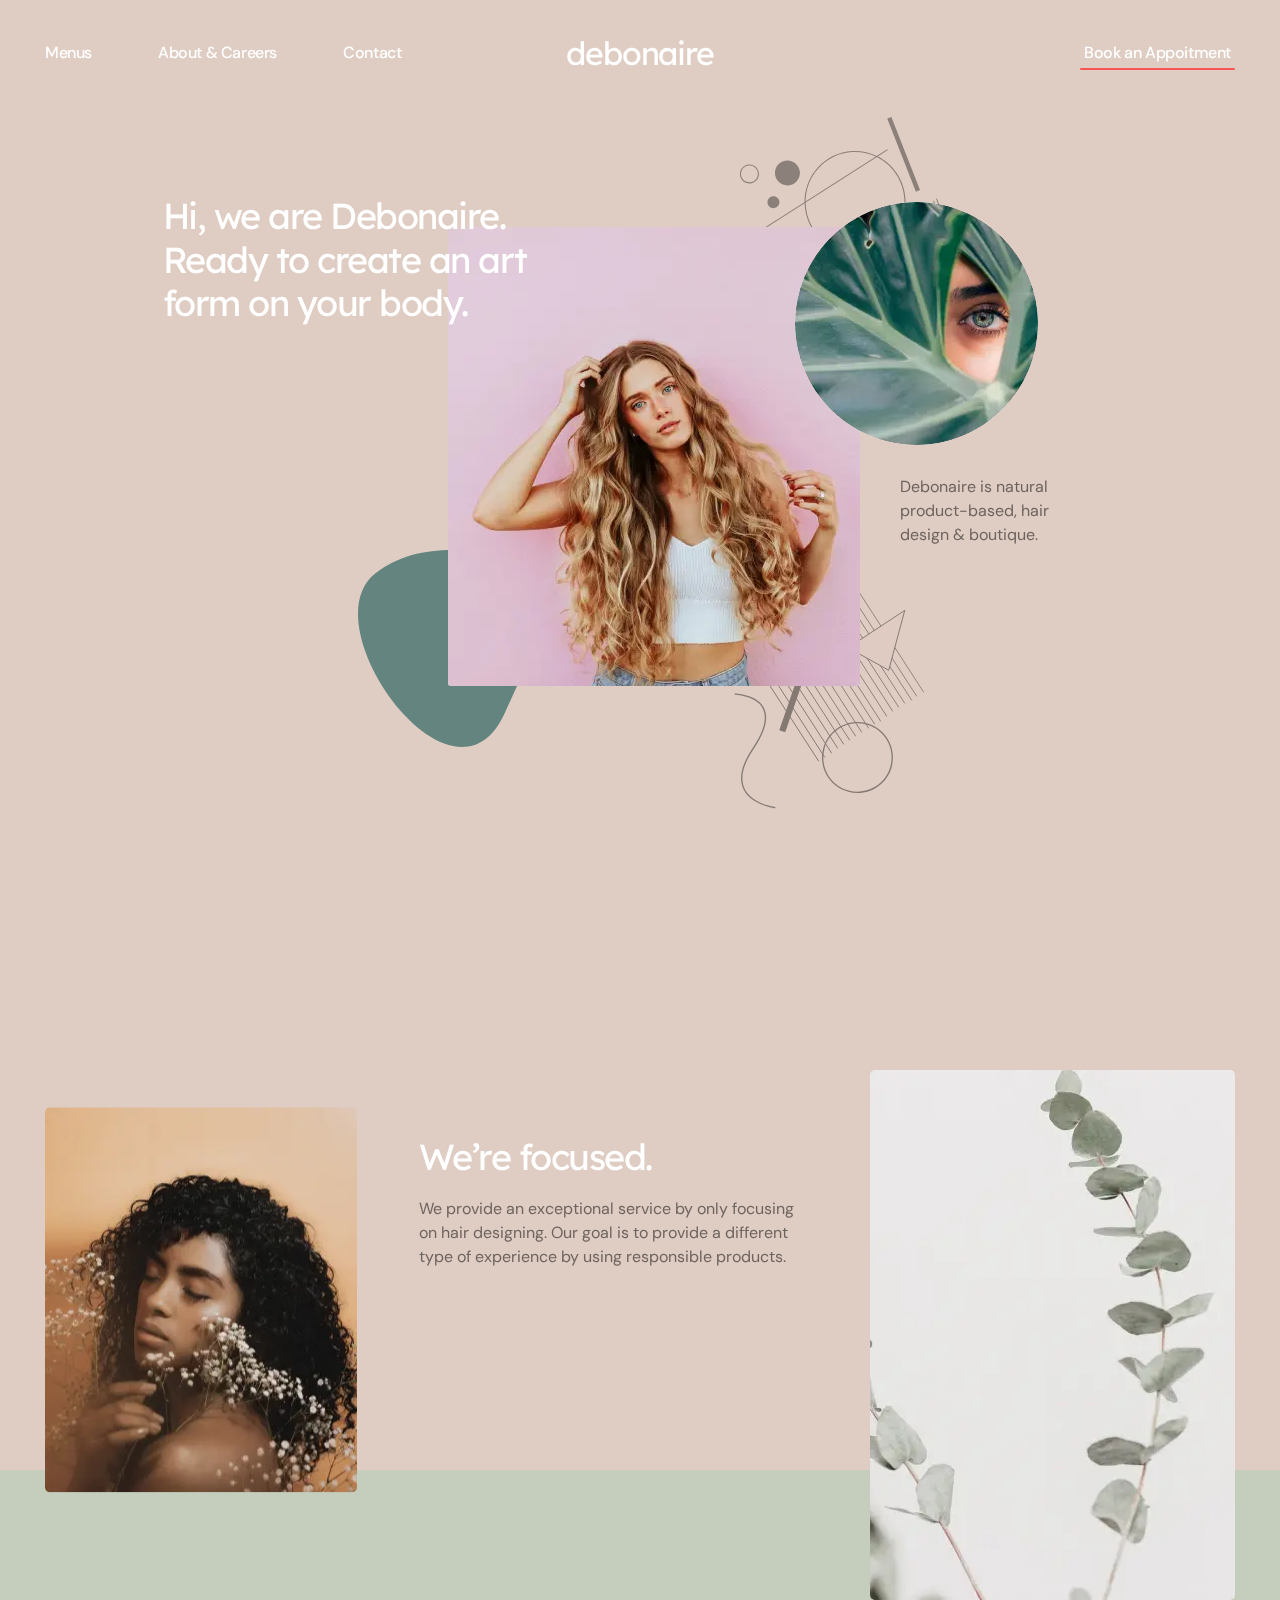
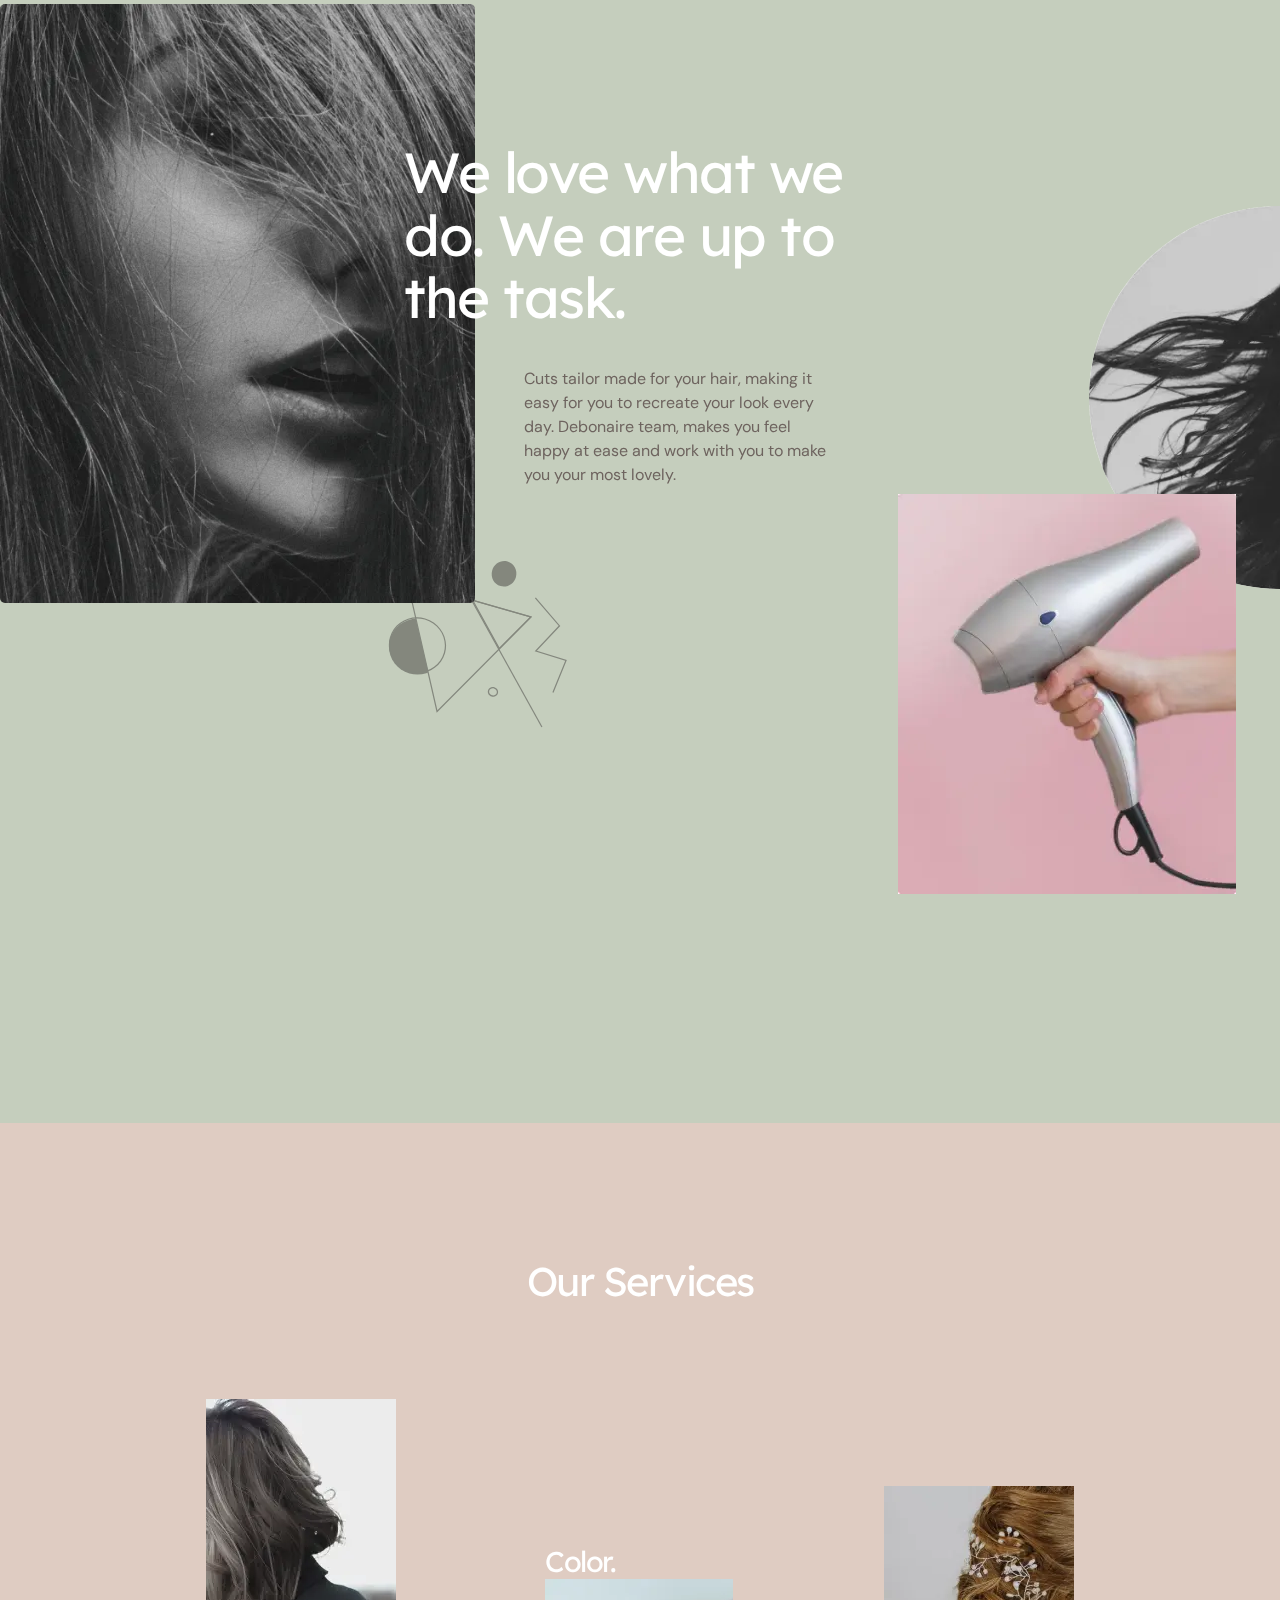
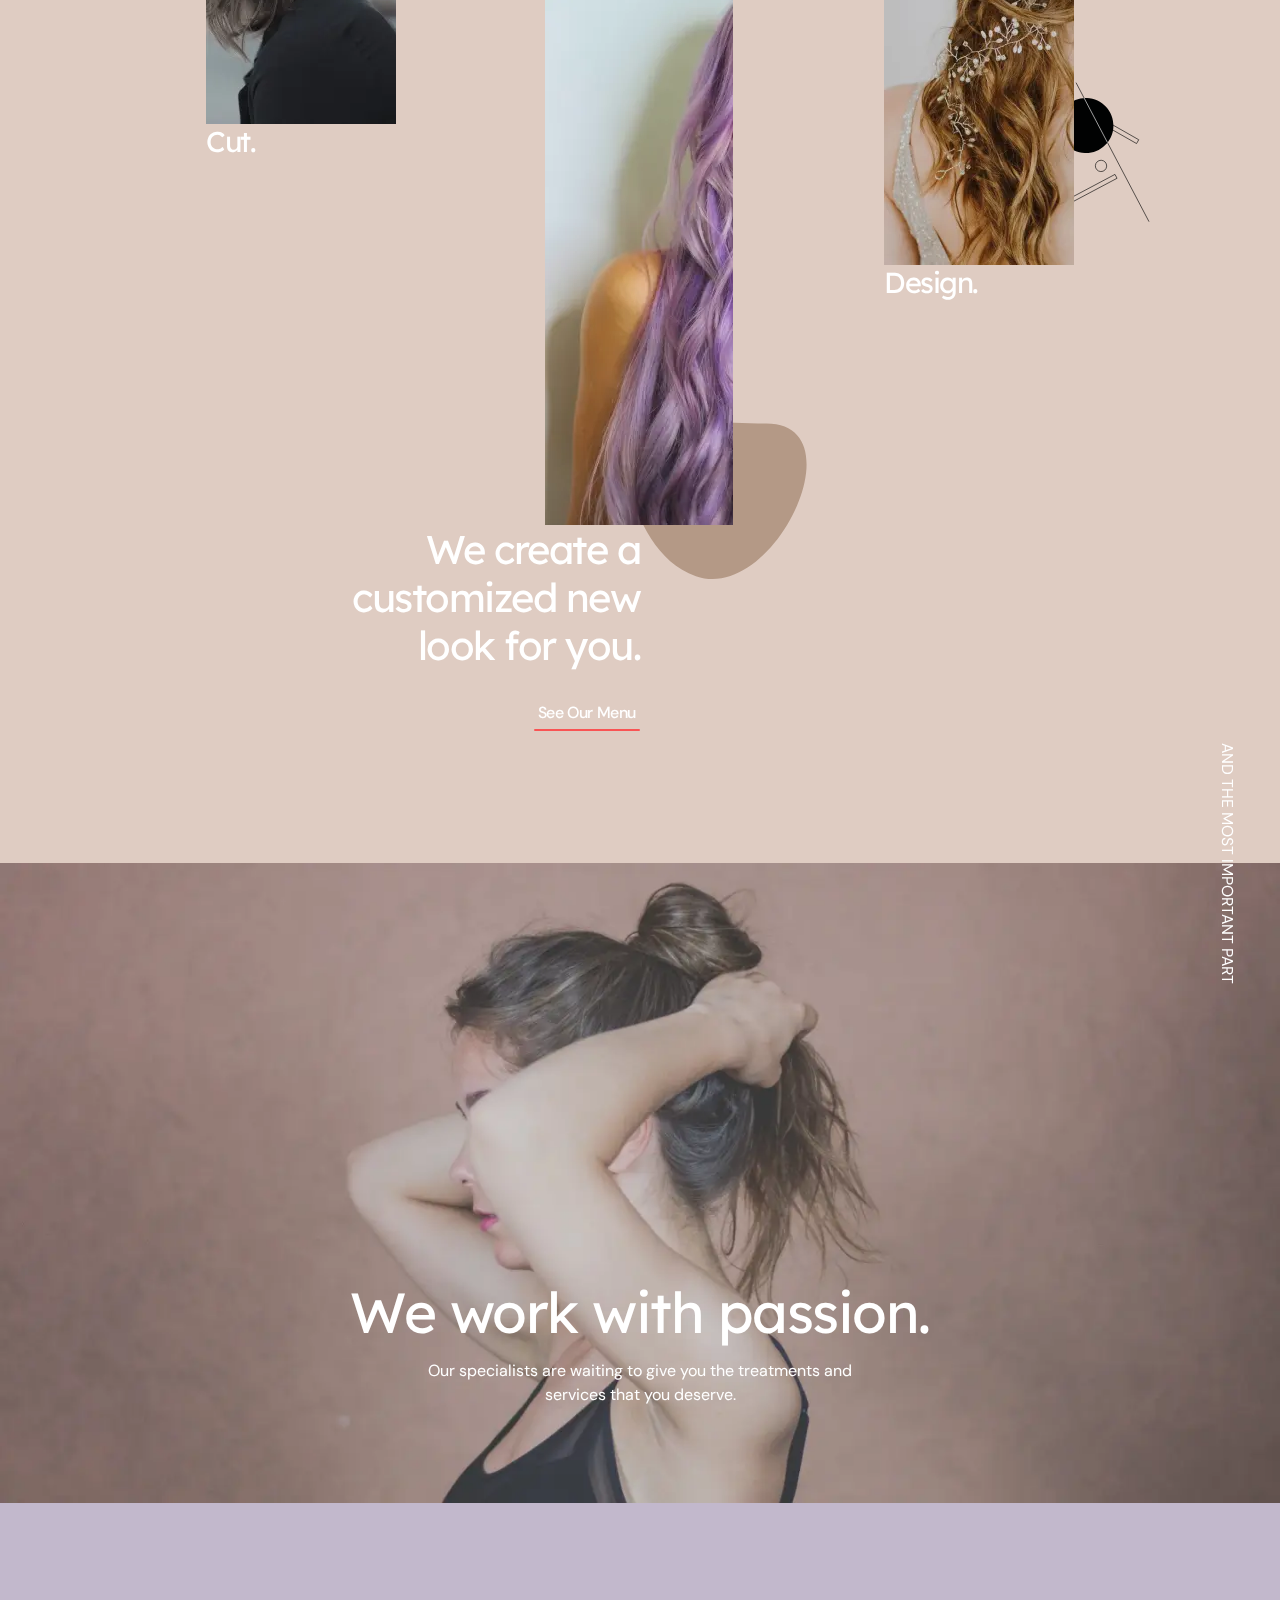
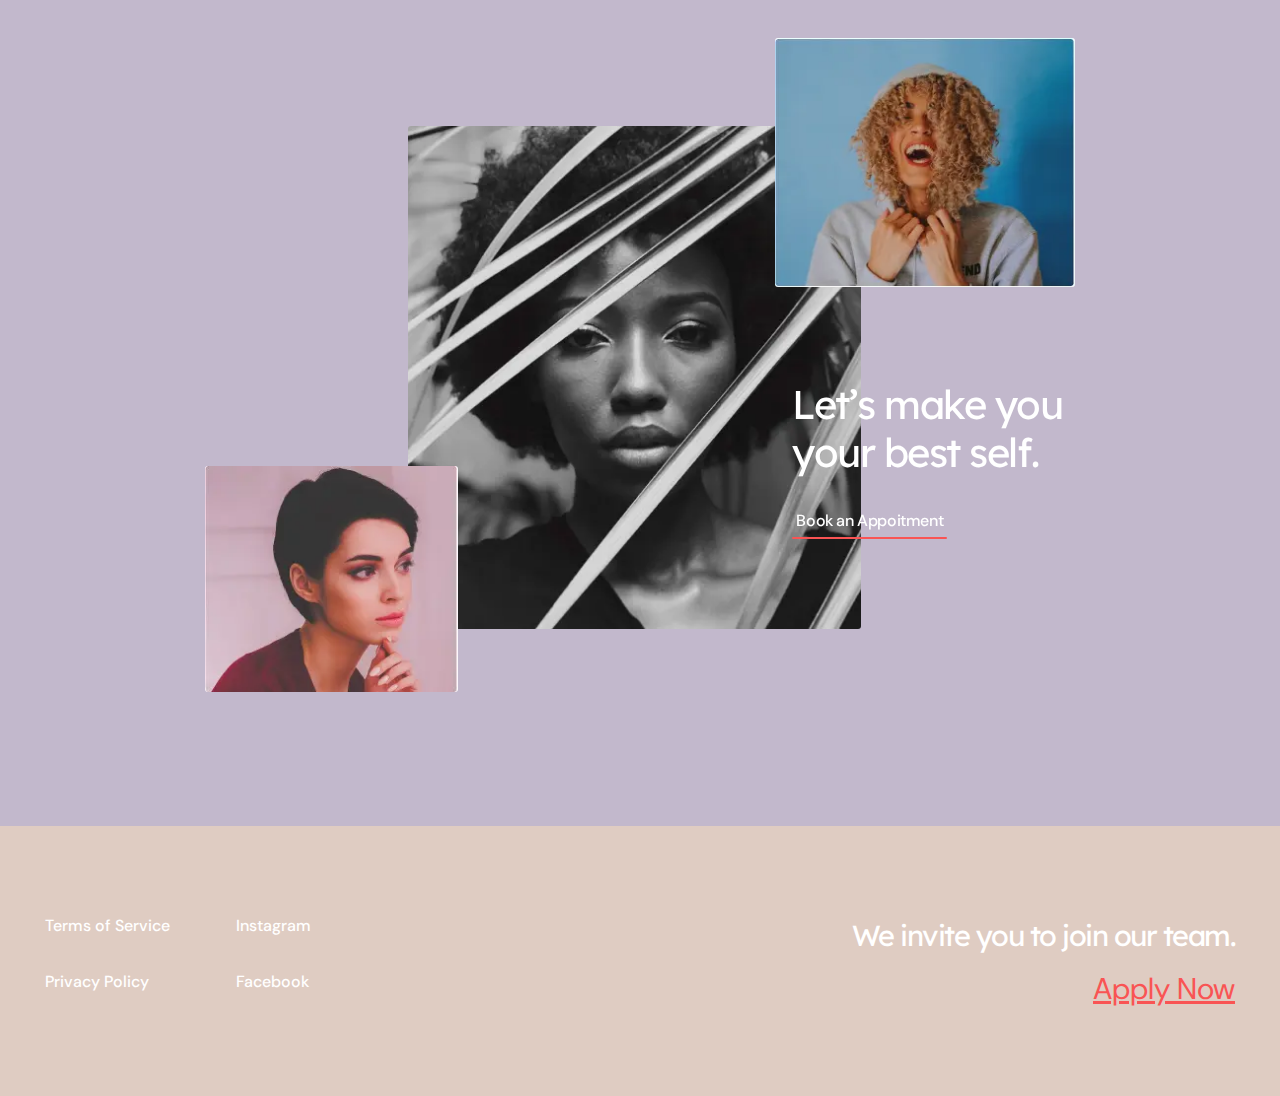
<file: index.html>
<!DOCTYPE html>
<html lang="en">

<head>
	<title>HomePage</title>
	<meta charset="UTF-8">
	<meta name="format-detection" content="telephone=no">
	<style>
		body {
			opacity: 0;
		}
	</style>
	<link rel="stylesheet" href="css/style.min.css?_v=20241106235249">
	<!-- <meta name="robots" content="noindex, nofollow"> -->
	<meta name="viewport" content="width=device-width, initial-scale=1.0">
</head>

<body>
	<div class="wrapper">
		<header class="header">
			<div class="header__container">
				<div class="header__menu menu">
					<button type="button" class="menu__icon icon-menu"><span></span></button>
					<nav class="menu__body">
						<ul class="menu__list">
							<li class="menu__item"><a href="#" class="menu__link">Menus</a></li>
							<li class="menu__item"><a href="#" class="menu__link">About & Careers</a></li>
							<li class="menu__item"><a href="#" class="menu__link">Contact</a></li>
						</ul>
					</nav>
				</div>
				<a href="#" class="header__logo">debonaire</a>
				<a href="#" class="header__book book"><span>Book an Appoitment</span></a>
			</div>
		</header>
		<main class="page">
			<section data-prlx-parent data-watch class="page__hero hero">
				<div class="hero__container">
					<div class="hero__body">
						<div data-prlx class="hero__title-item">
							<h1 class="hero__title title">
								Hi, we are Debonaire. Ready to create an art form on your body.
							</h1>
						</div>
						<div class="hero__media">
							<div data-prlx class="hero__figure-item">
								<img class="hero__figure" src="img/hero/figure.svg" alt="Image">
							</div>
							<div data-prlx data-coefficient="2" class="hero__main-image-item">
								<img class="hero__main-image" src="img/hero/main-image.webp" alt="Image">
							</div>
							<div data-prlx class="hero__deco-item hero__deco-item--one">
								<img class="hero__deco" src="img/hero/deco-01.svg" alt="Image">
							</div>
							<div data-prlx class="hero__deco-item hero__deco-item--two">
								<img class="hero__deco" src="img/hero/deco-02.svg" alt="Image">
							</div>
						</div>


						<div class="hero__content">
							<div data-prlx class="hero__circle-image-item">
								<img class="hero__circle-image" src="img/hero/circle-image.webp" alt="Image">
							</div>
							<div data-prlx class="hero__text-item">
								<div class="hero__text text">
									<p>Debonaire is natural product-based, hair design & boutique.</p>
								</div>
							</div>
						</div>
					</div>
				</div>
			</section>
			<section data-prlx-parent class="page__focused focused">
				<div class="focused__container">
					<div class="focused__content">
						<div data-prlx-parent class="focused__picture focused__picture--start">
							<img data-coefficient="3" data-prlx class="focused__image" src="img/focused/image-01.webp" alt="Image">
							<div data-watch class="focused__decor-item focused__decor-item--start">
								<svg data-prlx class="focused__decor-value" viewBox="0 0 348 344" fill="none" xmlns="http://www.w3.org/2000/svg">
									<path fill-rule="evenodd" clip-rule="evenodd" d="M8.22962 141.135C70.9002 -46.7917 189.79 -29.1891 219.282 96.5556C248.774 222.3 373.654 190.519 341.858 294.615C310.062 398.712 -54.441 329.061 8.22962 141.135Z" stroke="#E8E8E6" stroke-width="2" />
								</svg>
							</div>
						</div>
						<div data-prlx-parent class="focused__body">
							<h2 data-prlx class="focused__title title">We’re focused.</h2>
							<div data-prlx class="focused__text text">
								<p>
									We provide an exceptional service by only focusing on hair designing. Our goal is to provide a
									different type of experience by using responsible products.
								</p>
							</div>
						</div>
						<div data-prlx-parent class="focused__picture focused__picture--end">
							<img data-coefficient="2" data-prlx class="focused__image" src="img/focused/image-02.webp" alt="Image">
							<div data-watch class="focused__decor-item focused__decor-item--end">
								<svg data-prlx class="focused__decor-value" viewBox="0 0 494 371" fill="none" xmlns="http://www.w3.org/2000/svg">
									<path fill-rule="evenodd" clip-rule="evenodd" d="M488.184 36.1618C472.569 -8.22165 400.348 -26.0372 338.863 77.4611C277.377 180.96 108.585 105.633 19.2604 180.96C-70.0643 256.286 189.541 469.095 338.863 315.789C488.184 162.484 503.8 80.5453 488.184 36.1618Z" stroke="#E8E8E6" stroke-width="2" />
								</svg>
							</div>
						</div>
					</div>
				</div>
			</section>
			<section class="page__love love">
				<div class="love__content">
					<div data-prlx-parent class="love__picture">
						<img data-prlx data-coefficient="2" class="love__image" src="img/love/image-01.webp" alt="Image">
						<div class="love__decor-picture">
							<img data-prlx class="love__item-decor-picture" src="img/love/deco-02.svg" alt="Image">
						</div>
					</div>
					<div data-prlx-parent class="love__body">
						<h2 data-prlx class="love__title title title--big">
							We love what we do. We are up to the task.
						</h2>
						<div data-prlx class="love__text text">
							<p>Cuts tailor made for your hair, making it easy for you to recreate your look every day. Debonaire team,
								makes you feel happy at ease and work with you to make you your most lovely.</p>
						</div>
					</div>
					<div data-prlx-parent class="love__decor decor-love">
						<div class="decor-love__body">
							<div data-prlx data-coefficient="2.5" class="decor-love__line-item">
								<svg data-watch class="decor-love__line" viewBox="0 0 525 531" fill="none" xmlns="http://www.w3.org/2000/svg">
									<path fill-rule="evenodd" clip-rule="evenodd" d="M522.939 318.288C513.011 82.4158 169.018 -117.959 33.3202 85.9218C-102.378 289.803 234.141 211.383 284.888 407.672C335.635 603.961 532.867 554.161 522.939 318.288Z" stroke="#E6E6E6" stroke-width="2" />
								</svg>
							</div>
							<div class="decor-love__hair-item">
								<img data-prlx data-coefficient="1.8" class="decor-love__hair" src="img/love/image-003.webp" alt="Image">
							</div>
							<div class="decor-love__dryer-item">
								<img data-prlx data-coefficient="1.3" class="decor-love__dryer" src="img/love/image-02.webp" alt="Image">
							</div>
						</div>
					</div>
				</div>
			</section>
			<section data-prlx-parent class="page__services services">
				<div class="services__container">
					<h2 data-prlx class="services__title title">Our Services</h2>
					<div class="services__body">
						<div class="services__items">

							<article class="services__item item-service">
								<a href="#" class="item-service__link">
									<img data-prlx data-coefficient="2" class="item-service__image" src="img/services/image-01.webp" alt="Image">
									<h5 data-prlx class="item-service__name title title--min">Cut.</h5>
								</a>
							</article>

							<article class="services__item item-service">
								<a href="#" class="item-service__link">
									<h5 data-prlx class="item-service__name title title--min">Color.</h5>
									<img data-prlx data-coefficient="2" class="item-service__image" src="img/services/image-02.webp" alt="Image">
								</a>
								<div class="item-service__figure-item">
									<img data-prlx src="img/services/deco-02.svg" class="item-service__figure" alt="Image">
								</div>
							</article>


							<article class="services__item item-service">
								<a href="#" class="item-service__link">
									<img data-prlx data-coefficient="2" class="item-service__image" src="img/services/image-03.webp" alt="Image">
									<h5 data-prlx class="item-service__name title title--min">Design.</h5>
								</a>
								<div class="item-service__deco-item">
									<img data-prlx src="img/services/deco-01.svg" class="item-service__deco" alt="Image">
								</div>
							</article>
						</div>
						<div data-prlx class="services__content content-services">
							<h4 class="content-services__title title">
								We create a customized new look for you.
							</h4>
							<a href="#" class="content-services__link book"><span>See Our Menu</span></a>
						</div>
					</div>
				</div>
			</section>
			<section data-prlx-parent class="page__passion passion">
				<div class="passion__container">
					<div data-prlx class="passion__content">
						<h2 class="passion__title title title--big">We work with passion.</h2>
						<div class="passion__text text">
							<p>
								Our specialists are waiting to give you the treatments and services that you deserve.
							</p>
						</div>
					</div>
					<div class="passion__important-item">
						<div data-prlx class="passion__important">AND THE MOST IMPORTANT PART </div>
					</div>
				</div>
				<div class="passion__image-item">
					<img class="passion__image ibg" src="img/passion/image.webp" alt="Image">
				</div>
			</section>
			<section data-prlx-parent class="page__best best">
				<div class="best__container">
					<div class="best__content">
						<div class="best__item item-best">
							<img data-prlx data-coefficient="2" class="item-best__image" src="img/best/image-01.webp" alt="Image">
						</div>
						<div data-prlx class="best__item item-best">
							<img class="item-best__image" src="img/best/image-02.webp" alt="Image">
							<div data-watch class="item-best__deco-item">
								<img class="item-best__deco" src="img/best/deco.svg" alt="Image">
							</div>
							<div data-watch class="item-best__figure-item">
								<img class="item-best__figure" src="img/best/figure.svg" alt="Image">
							</div>
						</div>
						<div class="best__item item-best">
							<img data-prlx data-coefficient="2" class="item-best__image" src="img/best/image-03.webp" alt="Image">
							<div data-prlx data-coefficient="1.5" class="item-best__body">
								<h2 class="item-best__title title">Let’s make you your best self.</h2>
								<a href="#" class="item-best__link book"><span>Book an Appoitment</span></a>
							</div>
						</div>
					</div>
				</div>
			</section>

		</main>
		<footer class="footer">
			<div class="footer__container">
				<div class="footer__content">
					<ul class="footer__menu  footer-menu">
						<li class="footer-menu__item">
							<a href="#" target="_blank" class="footer-menu__link">Terms of Service</a>
						</li>
						<li class="footer-menu__item">
							<a href="#" target="_blank" class="footer-menu__link">Privacy Policy</a>
						</li>
						<li class="footer-menu__item">
							<a href="#" target="_blank" class="footer-menu__link">Instagram</a>
						</li>
						<li class="footer-menu__item">
							<a href="#" target="_blank" class="footer-menu__link">Facebook</a>
						</li>
					</ul>
					<div class="footer__invite invite">
						<div class="invite__title title title--min">We invite you to join our team.</div>
						<a href="#" class="invite__link ">Apply Now</a>
					</div>
				</div>
			</div>
		</footer>
	</div>
	<script src="js/app.min.js?_v=20241106235249"></script>
</body>

</html>
</file>
<file: css/style.min.css>
@import url(https://fonts.googleapis.com/css?family=Lexend+Deca:regular&display=swap);@import url(https://fonts.googleapis.com/css?family=DM+Sans:regular,500,700&display=swap);*{padding:0;margin:0;border:0}*,*::after,*::before{box-sizing:border-box}*::after,*::before{display:inline-block}body,html{height:100%;min-width:320px}body{color:#6e645f;line-height:1;font-family:"DM Sans";-ms-text-size-adjust:100%;-moz-text-size-adjust:100%;-webkit-text-size-adjust:100%;-webkit-font-smoothing:antialiased;-moz-osx-font-smoothing:grayscale}button,input,textarea{font-family:"DM Sans";font-size:inherit;line-height:inherit;color:inherit;background-color:rgba(0,0,0,0)}input,textarea{width:100%}label{display:inline-block}button,option,select{cursor:pointer}a{display:inline-block;color:inherit;text-decoration:none}ul li{list-style:none}img{vertical-align:top}h1,h2,h3,h4,h5,h6{font-weight:inherit;font-size:inherit}body{background-color:#dfccc2}.lock body{overflow:hidden;touch-action:none;-ms-scroll-chaining:none;overscroll-behavior:none}.loaded body{transition:opacity .3s;opacity:1}.wrapper{min-height:100%;display:flex;flex-direction:column;overflow:hidden}@supports (overflow:clip){.wrapper{overflow:clip}}.wrapper>main{flex:1 1 auto}.wrapper>*{min-width:0}[class*="--gc"]{display:grid;min-width:0;grid-template-columns:3.125rem 1fr minmax(auto,0) 1fr 3.125rem}[class*="--gc"]>*{min-width:0;grid-column:3/4}.icon-menu{display:none}.ibg{width:100%;height:100%;-o-object-fit:cover;object-fit:cover}.ibg--top{-o-object-position:top;object-position:top}.ibg--bottom{-o-object-position:bottom;object-position:bottom}.ibg--left{-o-object-position:left;object-position:left}.ibg--right{-o-object-position:right;object-position:right}.ibg--contain{-o-object-fit:contain;object-fit:contain}.title{color:#fff;font-family:"Lexend Deca";font-size:2.25rem;font-style:normal;line-height:120%;letter-spacing:-.09375rem;transition:all .3s}.title--middle{line-height:1.1}.title--big{line-height:1.1}.text{display:inline-block;line-height:1.5}.book{letter-spacing:-.025rem;color:#fff;font-weight:500;position:relative;padding-top:.3125rem;padding-bottom:.3125rem;padding-left:.25rem;padding-right:.25rem;line-height:1.31}.book span{position:relative;z-index:2}.book::after{content:"";border-radius:.9375rem;position:absolute;top:100%;left:0;background-color:#f95454;height:.125rem;width:100%;transition:all .3s}.header{position:fixed;width:100%;top:0;left:0;z-index:50;background-color:rgba(223,204,194,.4)}.header__container{display:grid;grid-template-columns:1fr auto 1fr;-webkit-column-gap:.9375rem;-moz-column-gap:.9375rem;column-gap:.9375rem;align-items:center;transition:all .3s;padding-top:2.3125rem;padding-bottom:2.3125rem}.header__menu{justify-self:start}.header__logo{color:#fff;transition:color .3s;font-family:"Lexend Deca";font-size:2rem;letter-spacing:-.075rem;position:relative;z-index:5}.header__book{justify-self:end;transition:color .3s}.menu__list{display:flex;align-items:center;flex-wrap:wrap;row-gap:.1875rem}.menu__link{color:#fff;font-weight:500;letter-spacing:-.025rem;transition:color .3s;line-height:131%}.footer__content{display:flex;justify-content:space-between;gap:2.5rem;align-items:flex-start;max-width:77.5rem;margin:0 auto}.footer-menu{display:grid;grid-template-columns:repeat(2,1fr);grid-template-rows:repeat(2,1fr);grid-auto-flow:column;row-gap:2.5rem}.footer-menu__link{font-weight:500;color:#fff}.invite__title:not(:last-child){margin-bottom:1.375rem}.invite__link{color:#f95454;font-size:1.875rem;text-decoration:underline}.hero{padding-top:4.0625rem;padding-bottom:4.0625rem;min-height:100svh;display:flex;align-items:center}.hero__container{flex-grow:1}.hero__body{max-width:59.6875rem;margin:0 auto;position:relative}.hero__title-item{position:relative;z-index:3}.hero__title{opacity:0;-webkit-transform:translate(0,20%);transform:translate(0,20%)}._watcher-view .hero__title{-webkit-transform:translate(0,0);transform:translate(0,0);transition:opacity 1s .5s,-webkit-transform 1s .5s;transition:transform 1s .5s,opacity 1s .5s;transition:transform 1s .5s,opacity 1s .5s,-webkit-transform 1s .5s;opacity:1}.hero__media{position:relative}.hero__main-image-item{position:relative;z-index:2}.hero__main-image{aspect-ratio:412/459;width:100%;height:100%;-o-object-fit:cover;object-fit:cover;border-radius:.16875rem;opacity:0;-webkit-transform:translate(0,5%);transform:translate(0,5%)}._watcher-view .hero__main-image{-webkit-transform:translate(0,0);transform:translate(0,0);transition:all 1s .1s;opacity:1}.hero__content{padding-top:.5rem}.hero__circle-image-item{position:relative;z-index:3}.hero__circle-image{aspect-ratio:243/243;width:100%;height:100%;max-width:15.1875rem;-o-object-fit:cover;object-fit:cover;border-radius:50%;overflow:hidden}.hero__deco-item{position:absolute}.hero__deco-item--one{max-width:56.553398%;aspect-ratio:233/195;top:-16.557734%;right:-26.699029%}.hero__deco-item--one .hero__deco{-webkit-transform-origin:left bottom;transform-origin:left bottom;-webkit-transform:scale(0) rotate(-20deg);transform:scale(0) rotate(-20deg)}._watcher-view .hero__deco-item--one .hero__deco{-webkit-transform:scale(1) rotate(0);transform:scale(1) rotate(0);transition:all 1.5s 1s}.hero__deco-item--two{max-width:58.009709%;aspect-ratio:239/278;bottom:-31.154684%;right:-21.116505%}.hero__deco-item--two .hero__deco{-webkit-transform-origin:0 0;transform-origin:0 0;-webkit-transform:scale(0) rotate(-20deg);transform:scale(0) rotate(-20deg)}._watcher-view .hero__deco-item--two .hero__deco{-webkit-transform:scale(1) rotate(0);transform:scale(1) rotate(0);transition:all 1.5s 1s}.hero__deco{width:100%;height:100%;-webkit-transform:scale(0);transform:scale(0)}.hero__figure-item{position:absolute;aspect-ratio:197/197;max-width:47.815534%;bottom:-12.418301%;left:-21.84466%}.hero__figure{-webkit-transform-origin:top right;transform-origin:top right;-webkit-transform:scale(0) rotate(-20deg);transform:scale(0) rotate(-20deg)}._watcher-view .hero__figure{-webkit-transform:scale(1) rotate(0);transform:scale(1) rotate(0);transition:all 1.5s 1s}.hero__text{opacity:0;-webkit-transform:translate(-100%,0);transform:translate(-100%,0)}._watcher-view .hero__text{-webkit-transform:translate(0,0);transform:translate(0,0);transition:all 1s .7s;opacity:1}.focused{position:relative;padding-bottom:2.5rem}.focused__content{position:relative;max-width:77.5rem;margin:0 auto;display:flex;align-items:start;justify-content:space-between;row-gap:3.125rem}.focused__picture{position:relative;width:100%}.focused__image{border-radius:.3125rem;width:100%;position:relative;z-index:2}.focused__body{position:relative;z-index:2}.focused__text>p:not(:last-child){margin-bottom:.625rem}.focused__decor-items{position:absolute;width:100%;height:100%;left:0;top:0}.focused__decor-item{position:absolute;stroke-dasharray:1500;stroke-dashoffset:1500}.focused__decor-item._watcher-view{transition:all 2s linear .1s;stroke-dashoffset:0}.focused__decor-item--start{left:0;bottom:0;-webkit-transform:translate(-47.976879%,31.578947%);transform:translate(-47.976879%,31.578947%);width:110.897436%;aspect-ratio:346/342}.focused__decor-item--end{left:0;top:0;-webkit-transform:translate(-66.260163%,21.95122%);transform:translate(-66.260163%,21.95122%);width:134.794521%;aspect-ratio:492/369}.focused__decor-value{width:100%;height:100%}.love{background-color:#c5cebd}.love__content{max-width:90rem;margin:0 auto;display:flex;align-items:flex-start}.love__picture{position:relative}.love__image{position:relative;z-index:2;max-width:100%;border-radius:.3125rem}.love__decor-picture{position:absolute;bottom:0;right:0;max-width:13.9375rem;aspect-ratio:223/234;-webkit-transform:translate(53.811659%,61.538462%);transform:translate(53.811659%,61.538462%)}.love__item-decor-picture{width:100%;height:100%}.love__body{position:relative;z-index:5}.decor-love{display:none;position:relative}.decor-love__body{position:relative}.decor-love__line-item{position:absolute;left:0;top:0;width:134.615385%;aspect-ratio:525/531}.decor-love__line{width:100%;height:100%;stroke-dasharray:1800;stroke-dashoffset:1800}.decor-love__line._watcher-view{transition:all 1.5s linear .1s;stroke-dashoffset:0}.decor-love__hair-item{-webkit-transform:translate(50%,0);transform:translate(50%,0)}.decor-love__hair{width:100%;border-radius:50%}.decor-love__dryer-item{-webkit-transform:translate(0,-23.75%);transform:translate(0,-23.75%)}.decor-love__dryer{max-width:100%}.services__title{text-align:center}.services__body{position:relative;max-width:54.25rem;margin:0 auto;display:grid}.services__items{display:flex;justify-content:space-between;gap:1.25rem;align-items:flex-start}.services__item:nth-child(2){padding-top:9.0625rem}.services__item:nth-child(3){padding-top:5.4375rem}.item-service{flex-basis:11.875rem;flex-grow:0;flex-shrink:1;position:relative}.item-service__link{position:relative;z-index:2}.item-service__image{transition:-webkit-transform .3s;transition:transform .3s;transition:transform .3s,-webkit-transform .3s;width:100%}.item-service__name{position:relative;z-index:3}.item-service__title:not(:last-child){margin-bottom:2rem}.item-service__figure-item{max-width:13.6875rem;aspect-ratio:219/203;position:absolute;right:0;bottom:0;-webkit-transform:translate(37.899543%,31.034483%);transform:translate(37.899543%,31.034483%)}.item-service__figure{width:100%;height:100%}.item-service__deco-item{max-width:14.0625rem;aspect-ratio:225/178;position:absolute;right:0;bottom:0;-webkit-transform:translate(70%,-55.05618%);transform:translate(70%,-55.05618%)}.item-service__deco{width:100%;height:100%}.content-services{z-index:5;position:relative}.passion{position:relative}.passion__container{position:relative;aspect-ratio:1440/720;display:flex;align-items:flex-end;justify-content:center}.passion__content{text-align:center;position:relative;z-index:2;flex-basis:40.625rem}.passion__title:not(:last-child){margin-bottom:1rem}.passion__text{color:#fff;max-width:28.125rem}.passion__image-item{position:absolute;width:100%;height:100%;top:0;left:0}.passion__important-item{position:absolute;-webkit-writing-mode:vertical-lr;-ms-writing-mode:tb-lr;writing-mode:vertical-lr;-webkit-transform:translate(0,-50%);transform:translate(0,-50%);top:0;z-index:2}.passion__important{color:#fff}.best{background-color:#c2b8cc}.best__content{display:flex;justify-content:space-between;max-width:54.375rem;margin:0 auto}.best__item{position:relative;z-index:2}.best__item:nth-child(2){flex-grow:1;position:relative;z-index:1;margin:0 -5.375rem 0 -3.125rem}.item-best__image{max-width:100%;border-radius:.1875rem;position:relative;z-index:2}.item-best__deco-item{position:absolute;top:0;left:0;max-width:16.75rem;aspect-ratio:268/254;-webkit-transform:scale(0) translate(-80.970149%,65.748031%);transform:scale(0) translate(-80.970149%,65.748031%);-webkit-transform-origin:bottom right;transform-origin:bottom right;transition:-webkit-transform .8s;transition:transform .8s;transition:transform .8s,-webkit-transform .8s}.item-best__deco-item._watcher-view{-webkit-transform:scale(1) translate(-80.970149%,65.748031%);transform:scale(1) translate(-80.970149%,65.748031%)}.item-best__deco{width:100%;height:100%}.item-best__figure-item{position:absolute;top:0;right:0;aspect-ratio:236/223;max-width:14.75rem;-webkit-transform-origin:left;transform-origin:left;transition:-webkit-transform .8s;transition:transform .8s;transition:transform .8s,-webkit-transform .8s;-webkit-transform:scale(0) translate(52.559322%,19.591928%);transform:scale(0) translate(52.559322%,19.591928%)}.item-best__figure-item._watcher-view{-webkit-transform:scale(1) translate(52.559322%,19.591928%);transform:scale(1) translate(52.559322%,19.591928%)}.item-best__figure{width:100%;height:100%}.item-best__body{max-width:17.5rem}@media (min-width:34.99875em){.hero__media:not(:last-child){margin-bottom:1.25rem}}@media (min-width:37.5em){.hero__body{display:grid;align-items:start;grid-template-columns:41.884817% 31.099476% auto}.hero__media{margin-left:-7.1875rem;padding-top:10.893246%}.hero__circle-image-item:not(:last-child){margin-bottom:1.875rem}.hero__circle-image{-webkit-transform:translate(-4.0625rem,0) scale(0);transform:translate(-4.0625rem,0) scale(0)}._watcher-view .hero__circle-image{-webkit-transform:translate(-4.0625rem,0) scale(1);transform:translate(-4.0625rem,0) scale(1);transition:all 1s 1.5s}.hero__text{padding-left:15.652174%;max-width:14.375rem}.focused__picture--start{flex-basis:19.5rem}.focused__picture--end{flex-basis:22.8125rem}.best__item:nth-child(1){align-self:flex-end}.best__item:nth-child(2){margin:0 -5.375rem 0 -3.125rem}}@media (min-width:41.25em){.content-services{max-width:20rem;right:50%;justify-self:end;text-align:right;-webkit-transform:translate(-2.6875rem,-6.5rem);transform:translate(-2.6875rem,-6.5rem)}}@media (min-width:47.99875em){.focused__picture--end{align-self:flex-end;-webkit-transform:translate(0,32.075472%);transform:translate(0,32.075472%)}.focused__text{max-width:24.375rem}.love__body{flex:1 1 34.17%}.love__text{max-width:19.375rem}}@media (min-width:53.75em){.invite{text-align:right}}@media (min-width:61.99875em){.love__picture{flex:0 1 38.75%}.love__title{margin-left:-7.5rem}.decor-love{display:block}}@media (min-width:61.99875em)and (min-width:90em){.decor-love{padding-top:14.6875rem}}@media (min-width:64.125em){.title{font-size:2.5rem}.hero__title{font-size:2.25rem}}@media (min-width:77.5em){.focused__title{font-size:2.25rem}}@media (min-width:40em){._header-scroll .header__container{padding-top:1.25rem;padding-bottom:1.25rem}}@media (min-width:90em){[class*=__container]{padding-left:3.125rem}[class*=__container]{padding-right:3.125rem}.title--min{font-size:1.875rem}.title--middle{font-size:3rem}.title--big{font-size:3.75rem}.menu__list{-webkit-column-gap:5.125rem;-moz-column-gap:5.125rem;column-gap:5.125rem}.footer{padding-top:6.25rem}.footer{padding-bottom:6.25rem}.footer-menu{-webkit-column-gap:4.6875rem;-moz-column-gap:4.6875rem;column-gap:4.6875rem}.focused__content{-webkit-column-gap:5rem;-moz-column-gap:5rem;column-gap:5rem}.focused__body{padding-top:8.75rem}.focused__title:not(:last-child){margin-bottom:1.25rem}.love{padding-top:9.375rem}.love{padding-bottom:9.375rem}.love__body{padding-left:3.4375rem}.love__body{padding-right:3.4375rem}.love__body{padding-top:10rem}.love__title:not(:last-child){margin-bottom:2.625rem}.services{padding-top:9.375rem}.services{padding-bottom:9.375rem}.services__title{margin-bottom:6.625rem}.content-services__title:not(:last-child){margin-bottom:2rem}.passion__container{padding-top:6.25rem}.passion__container{padding-bottom:6.625rem}.passion__important-item{right:3.125rem}.passion__important{font-size:1rem}.best{padding-top:9.375rem}.best{padding-bottom:9.375rem}.best__item:nth-child(2){margin-top:6.25rem}.best__item:nth-child(2){margin-bottom:4.375rem}.item-best__body{padding-top:6.25rem}.item-best__body{margin-left:1.25rem}.item-best__title:not(:last-child){margin-bottom:2rem}}@media (max-width:40em){.menu__body{padding-top:5.625rem}.menu__body::before{height:3.125rem}.header__logo{font-size:1.5rem}}@media (max-width:20em){[class*=__container]{padding-left:.9375rem}[class*=__container]{padding-right:.9375rem}.title{font-size:1.5rem}.title--min{font-size:1.375rem}.title--middle{font-size:1.75rem}.title--big{font-size:2.25rem}.footer{padding-top:2.5rem}.footer{padding-bottom:2.5rem}.footer-menu{-webkit-column-gap:.9375rem;-moz-column-gap:.9375rem;column-gap:.9375rem}.hero__title{font-size:1.5rem}.focused__body{padding-top:1.25rem}.focused__title{font-size:1.5rem}.focused__title:not(:last-child){margin-bottom:.625rem}.love{padding-top:2.5rem}.love{padding-bottom:2.5rem}.love__body{padding-left:.9375rem}.love__body{padding-right:.9375rem}.love__body{padding-top:.0000000625rem}.love__title:not(:last-child){margin-bottom:1.25rem}.services{padding-top:2.5rem}.services{padding-bottom:2.5rem}.services__title{margin-bottom:1.25rem}.content-services__title:not(:last-child){margin-bottom:.9375rem}.passion__container{padding-top:2.5rem}.passion__container{padding-bottom:2.5rem}.passion__important-item{right:.9375rem}.passion__important{font-size:.875rem}.best{padding-top:2.5rem}.best{padding-bottom:2.5rem}.best__item:nth-child(2){margin-top:1.25rem}.best__item:nth-child(2){margin-bottom:1.25rem}.item-best__body{padding-top:3.125rem}.item-best__body{margin-left:.0000000625rem}.item-best__title:not(:last-child){margin-bottom:1.25rem}}@media (max-width:61.99875em){.focused__content{-webkit-column-gap:1.5625rem;-moz-column-gap:1.5625rem;column-gap:1.5625rem}}@media (max-width:53.74875em){.footer__content{flex-direction:column;align-items:center;text-align:center}}@media (max-width:47.99875em){.menu__body{background-color:#fff;position:fixed;width:100%;height:100%;left:-100%;top:0;overflow:auto;padding-top:6.875rem;padding-bottom:1.875rem;transition:left .3s}.menu__body::before{content:"";position:fixed;width:100%;height:6.625rem;left:-100%;top:0;background-color:#fff;transition:left .3s;z-index:2}.menu-open .menu__body{left:0}.menu-open .menu__body::before{left:0}.icon-menu{display:block;position:relative;width:1.875rem;height:1.125rem;z-index:5}.icon-menu span,.icon-menu::after,.icon-menu::before{content:"";transition:all .3s ease 0s;left:0;position:absolute;width:100%;height:.125rem;background-color:#fff}.icon-menu::before{top:0}.icon-menu::after{bottom:0}.icon-menu span{top:calc(50% - .0625rem)}.menu-open .icon-menu span,.menu-open .icon-menu::after,.menu-open .icon-menu::before{background-color:#000}.menu-open .icon-menu span{width:0}.menu-open .icon-menu::before{top:calc(50% - .0625rem);-webkit-transform:rotate(-45deg);transform:rotate(-45deg)}.menu-open .icon-menu::after{bottom:calc(50% - .0625rem);-webkit-transform:rotate(45deg);transform:rotate(45deg)}.menu-open .header__logo{color:#000}.menu-open .header__book{color:#000}.menu__list{-webkit-column-gap:.9375rem;-moz-column-gap:.9375rem;column-gap:.9375rem;flex-direction:column;align-items:flex-start;row-gap:.9375rem}.menu__link{color:#000;font-size:2rem}.focused__content{flex-direction:column;align-items:center}.love__content{flex-direction:column-reverse;align-items:center}}@media (max-width:47.99875em)and (max-width:20em){.menu__body{padding-left:.9375rem}.menu__body{padding-right:.9375rem}}@media (max-width:47.99875em)and (any-hover:none){.icon-menu{cursor:default}}@media (max-width:41.24875em){.services__items{margin-bottom:1.25rem}.content-services{text-align:center}}@media (max-width:39.99875em){.header__container{grid-template-columns:auto auto 1fr;padding-top:.9375rem;padding-bottom:.9375rem}}@media (max-width:37.5em){.hero__title{max-width:25rem;padding-top:10.893246%}}@media (max-width:37.49875em){.best__content{flex-direction:column}.item-best__body{display:inline-block}}@media (max-width:34.99875em){.hero__title-item:not(:last-child){margin-bottom:1.25rem}.hero__content{display:flex;gap:1.25rem}.hero__circle-image-item{flex-shrink:0;flex-basis:6.25rem}.hero__circle-image{-webkit-transform:scale(0);transform:scale(0)}._watcher-view .hero__circle-image{-webkit-transform:scale(1);transform:scale(1);transition:all 1s 1.5s}.hero__text{align-self:center}}@media (max-width:23.75em){.header__logo{font-size:1.25rem}.header__book{font-size:.875rem}}@media (min-width:20em)and (max-width:90em){[class*=__container]{padding-left:clamp(.9375rem ,.3125rem + 3.125vw ,3.125rem)}[class*=__container]{padding-right:clamp(.9375rem ,.3125rem + 3.125vw ,3.125rem)}.title--min{font-size:clamp(1.375rem ,1.2321428571rem + .7142857143vw ,1.875rem)}.title--middle{font-size:clamp(1.75rem ,1.3928571429rem + 1.7857142857vw ,3rem)}.title--big{font-size:clamp(2.25rem ,1.8214285714rem + 2.1428571429vw ,3.75rem)}.footer{padding-top:clamp(2.5rem ,1.4285714286rem + 5.3571428571vw ,6.25rem)}.footer{padding-bottom:clamp(2.5rem ,1.4285714286rem + 5.3571428571vw ,6.25rem)}.footer-menu{-webkit-column-gap:clamp(.9375rem ,-.1339285714rem + 5.3571428571vw ,4.6875rem);-moz-column-gap:clamp(.9375rem ,-.1339285714rem + 5.3571428571vw ,4.6875rem);column-gap:clamp(.9375rem ,-.1339285714rem + 5.3571428571vw ,4.6875rem)}.focused__body{padding-top:clamp(1.25rem ,-.8928571429rem + 10.7142857143vw ,8.75rem)}.focused__title:not(:last-child){margin-bottom:clamp(.625rem ,.4464285714rem + .8928571429vw ,1.25rem)}.love{padding-top:clamp(2.5rem ,.5357142857rem + 9.8214285714vw ,9.375rem)}.love{padding-bottom:clamp(2.5rem ,.5357142857rem + 9.8214285714vw ,9.375rem)}.love__body{padding-left:clamp(.9375rem ,.2232142857rem + 3.5714285714vw ,3.4375rem)}.love__body{padding-right:clamp(.9375rem ,.2232142857rem + 3.5714285714vw ,3.4375rem)}.love__body{padding-top:clamp(.0000000625rem ,-2.8571427768rem + 14.2857141964vw ,10rem)}.love__title:not(:last-child){margin-bottom:clamp(1.25rem ,.8571428571rem + 1.9642857143vw ,2.625rem)}.services{padding-top:clamp(2.5rem ,.5357142857rem + 9.8214285714vw ,9.375rem)}.services{padding-bottom:clamp(2.5rem ,.5357142857rem + 9.8214285714vw ,9.375rem)}.services__title{margin-bottom:clamp(1.25rem ,-.2857142857rem + 7.6785714286vw ,6.625rem)}.content-services__title:not(:last-child){margin-bottom:clamp(.9375rem ,.6339285714rem + 1.5178571429vw ,2rem)}.passion__container{padding-top:clamp(2.5rem ,1.4285714286rem + 5.3571428571vw ,6.25rem)}.passion__container{padding-bottom:clamp(2.5rem ,1.3214285714rem + 5.8928571429vw ,6.625rem)}.passion__important-item{right:clamp(.9375rem ,.3125rem + 3.125vw ,3.125rem)}.passion__important{font-size:clamp(.875rem ,.8392857143rem + .1785714286vw ,1rem)}.best{padding-top:clamp(2.5rem ,.5357142857rem + 9.8214285714vw ,9.375rem)}.best{padding-bottom:clamp(2.5rem ,.5357142857rem + 9.8214285714vw ,9.375rem)}.best__item:nth-child(2){margin-top:clamp(1.25rem ,-.1785714286rem + 7.1428571429vw ,6.25rem)}.best__item:nth-child(2){margin-bottom:clamp(1.25rem ,.3571428571rem + 4.4642857143vw ,4.375rem)}.item-best__body{padding-top:clamp(3.125rem ,2.2321428571rem + 4.4642857143vw ,6.25rem)}.item-best__body{margin-left:clamp(.0000000625rem ,-.3571427768rem + 1.7857141964vw ,1.25rem)}.item-best__title:not(:last-child){margin-bottom:clamp(1.25rem ,1.0357142857rem + 1.0714285714vw ,2rem)}}@media (max-width:47.99875em)and (min-width:90em){.menu__body{padding-left:3.125rem}.menu__body{padding-right:3.125rem}}@media (max-width:47.99875em)and (min-width:20em)and (max-width:90em){.menu__body{padding-left:clamp(.9375rem ,.3125rem + 3.125vw ,3.125rem)}.menu__body{padding-right:clamp(.9375rem ,.3125rem + 3.125vw ,3.125rem)}}@media (min-width:20em)and (max-width:64.125em){.title{font-size:clamp(1.5rem ,1.0467422096rem + 2.2662889518vw ,2.5rem)}.hero__title{font-size:clamp(1.5rem ,1.1600566572rem + 1.6997167139vw ,2.25rem)}}@media (min-width:47.99875em)and (max-width:90em){.menu__list{-webkit-column-gap:clamp(.9375rem ,-3.8479472337rem + 9.9699413708vw ,5.125rem);-moz-column-gap:clamp(.9375rem ,-3.8479472337rem + 9.9699413708vw ,5.125rem);column-gap:clamp(.9375rem ,-3.8479472337rem + 9.9699413708vw ,5.125rem)}}@media (min-width:61.99875em)and (max-width:90em){.focused__content{-webkit-column-gap:clamp(1.5625rem ,-6.0486139012rem + 12.276237668vw ,5rem);-moz-column-gap:clamp(1.5625rem ,-6.0486139012rem + 12.276237668vw ,5rem);column-gap:clamp(1.5625rem ,-6.0486139012rem + 12.276237668vw ,5rem)}}@media (min-width:20em)and (max-width:77.5em){.focused__title{font-size:clamp(1.5rem ,1.2391304348rem + 1.3043478261vw ,2.25rem)}}@media (min-width:61.99875em)and (min-width:20em)and (max-width:90em){.decor-love{padding-top:clamp(.0000000625rem ,-4.1964284911rem + 20.9821427679vw ,14.6875rem)}}@media (min-width:61.99875em)and (max-width:20em){.decor-love{padding-top:.0000000625rem}}@media (any-hover:hover){.book:hover::after{top:0;height:100%}.menu__link:hover{color:#f95454}.footer-menu__link:hover{text-decoration:underline}.invite__link:hover{text-decoration:none}.item-service__link:hover .item-service__image{-webkit-transform:scale(1.05);transform:scale(1.05)}.item-service__link:hover .item-service__name.title{color:#f95454}}
</file>
